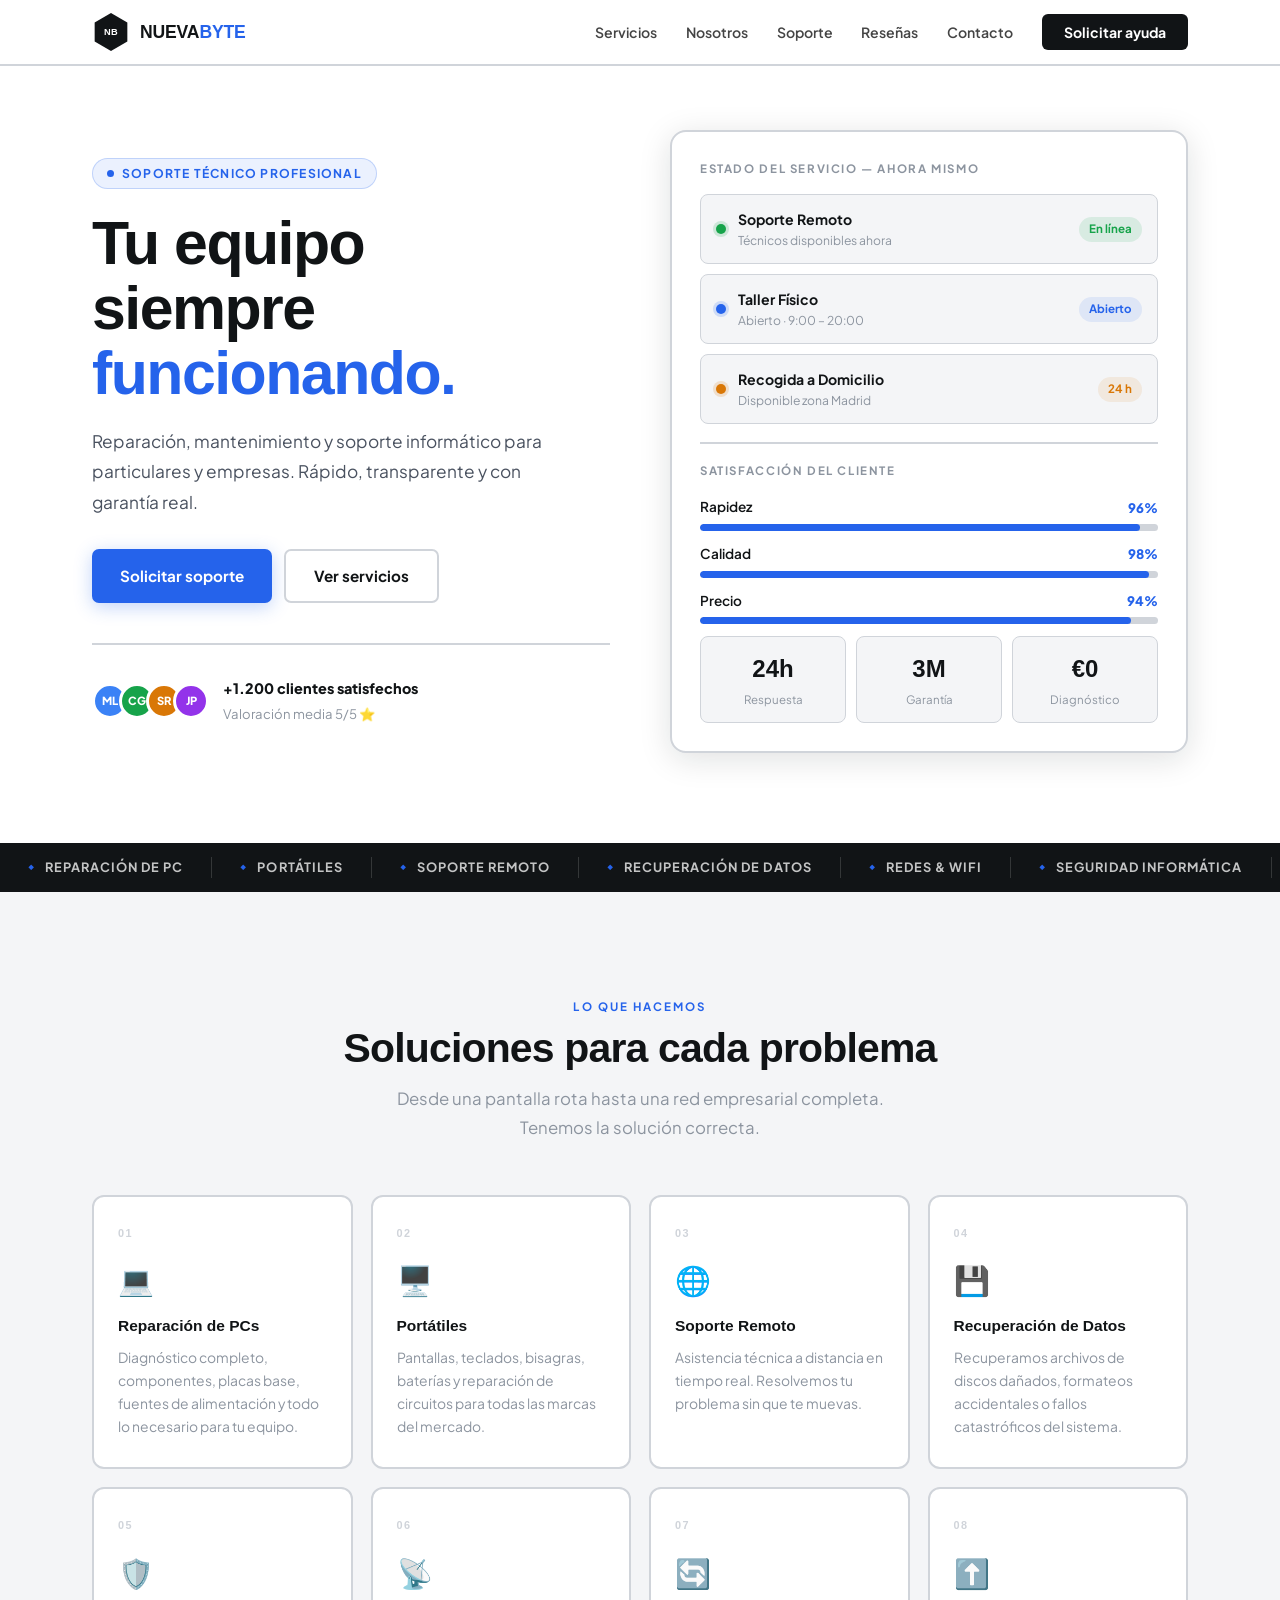
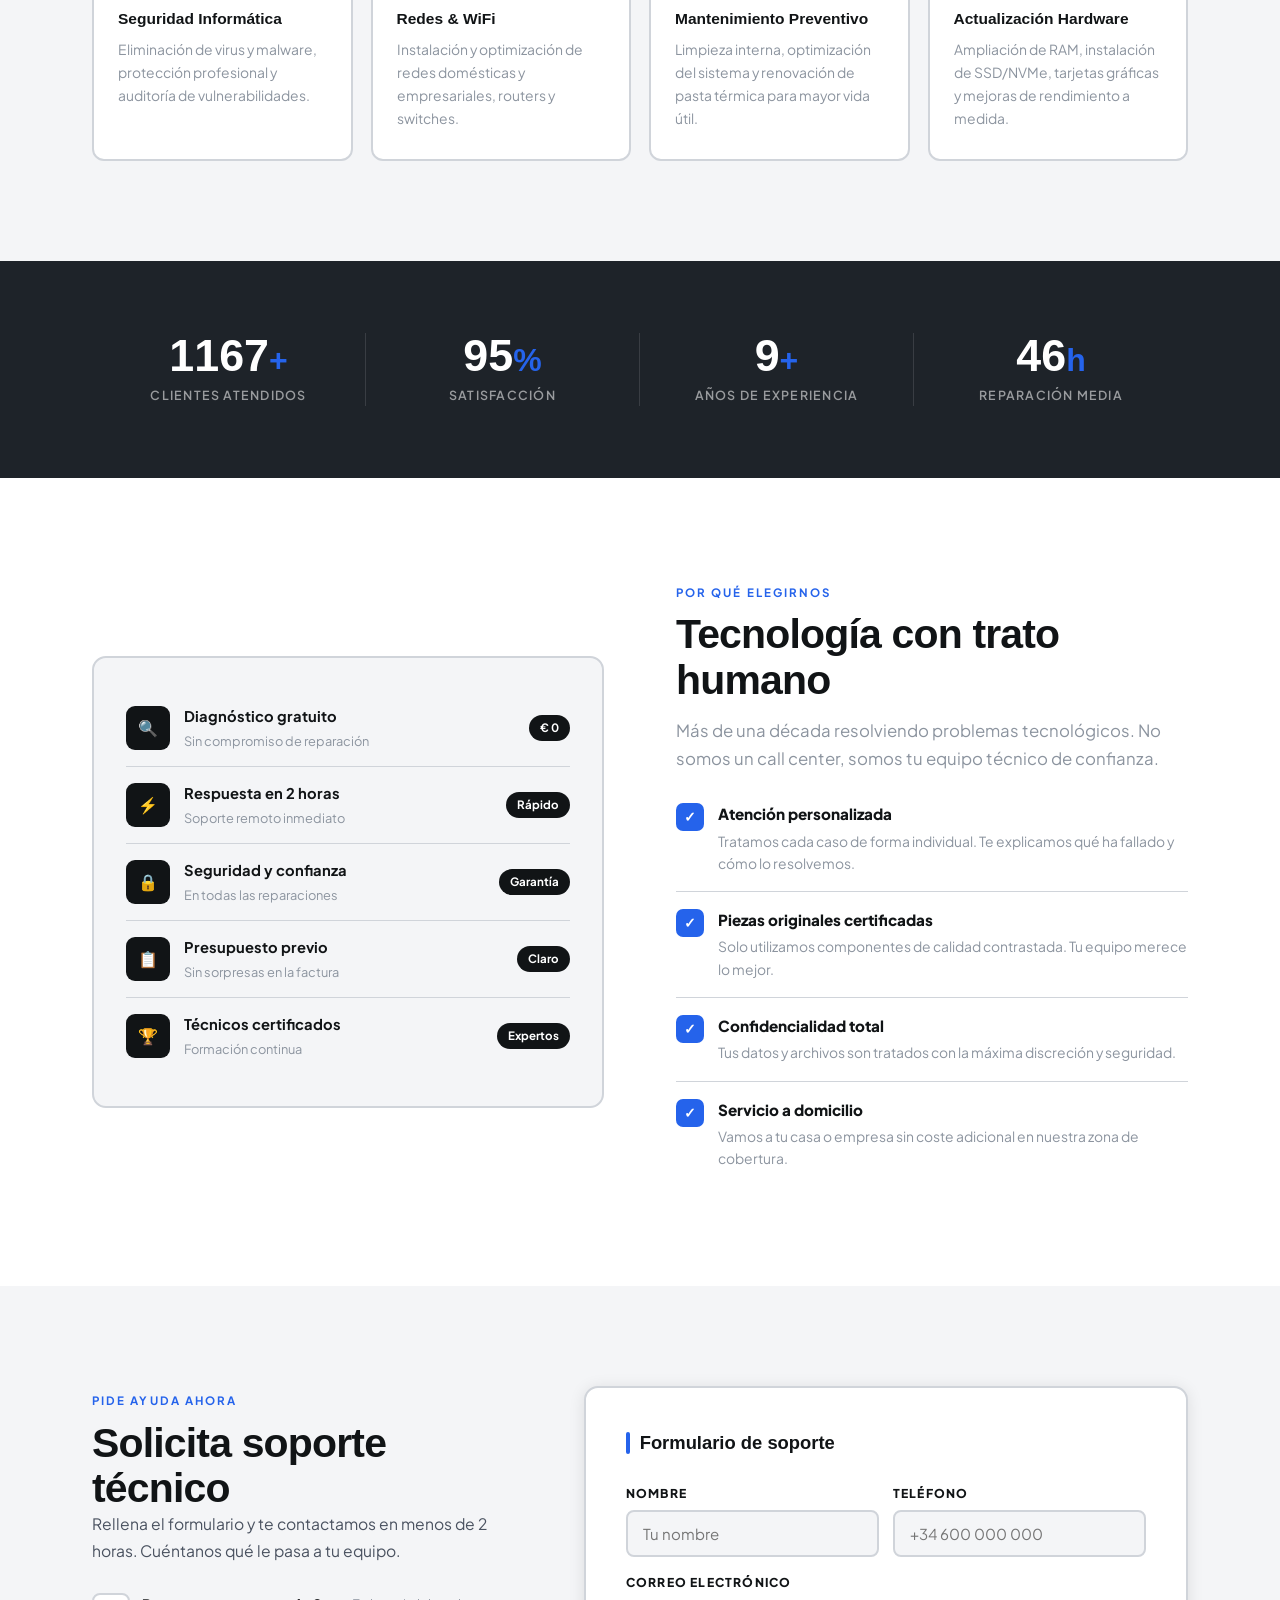
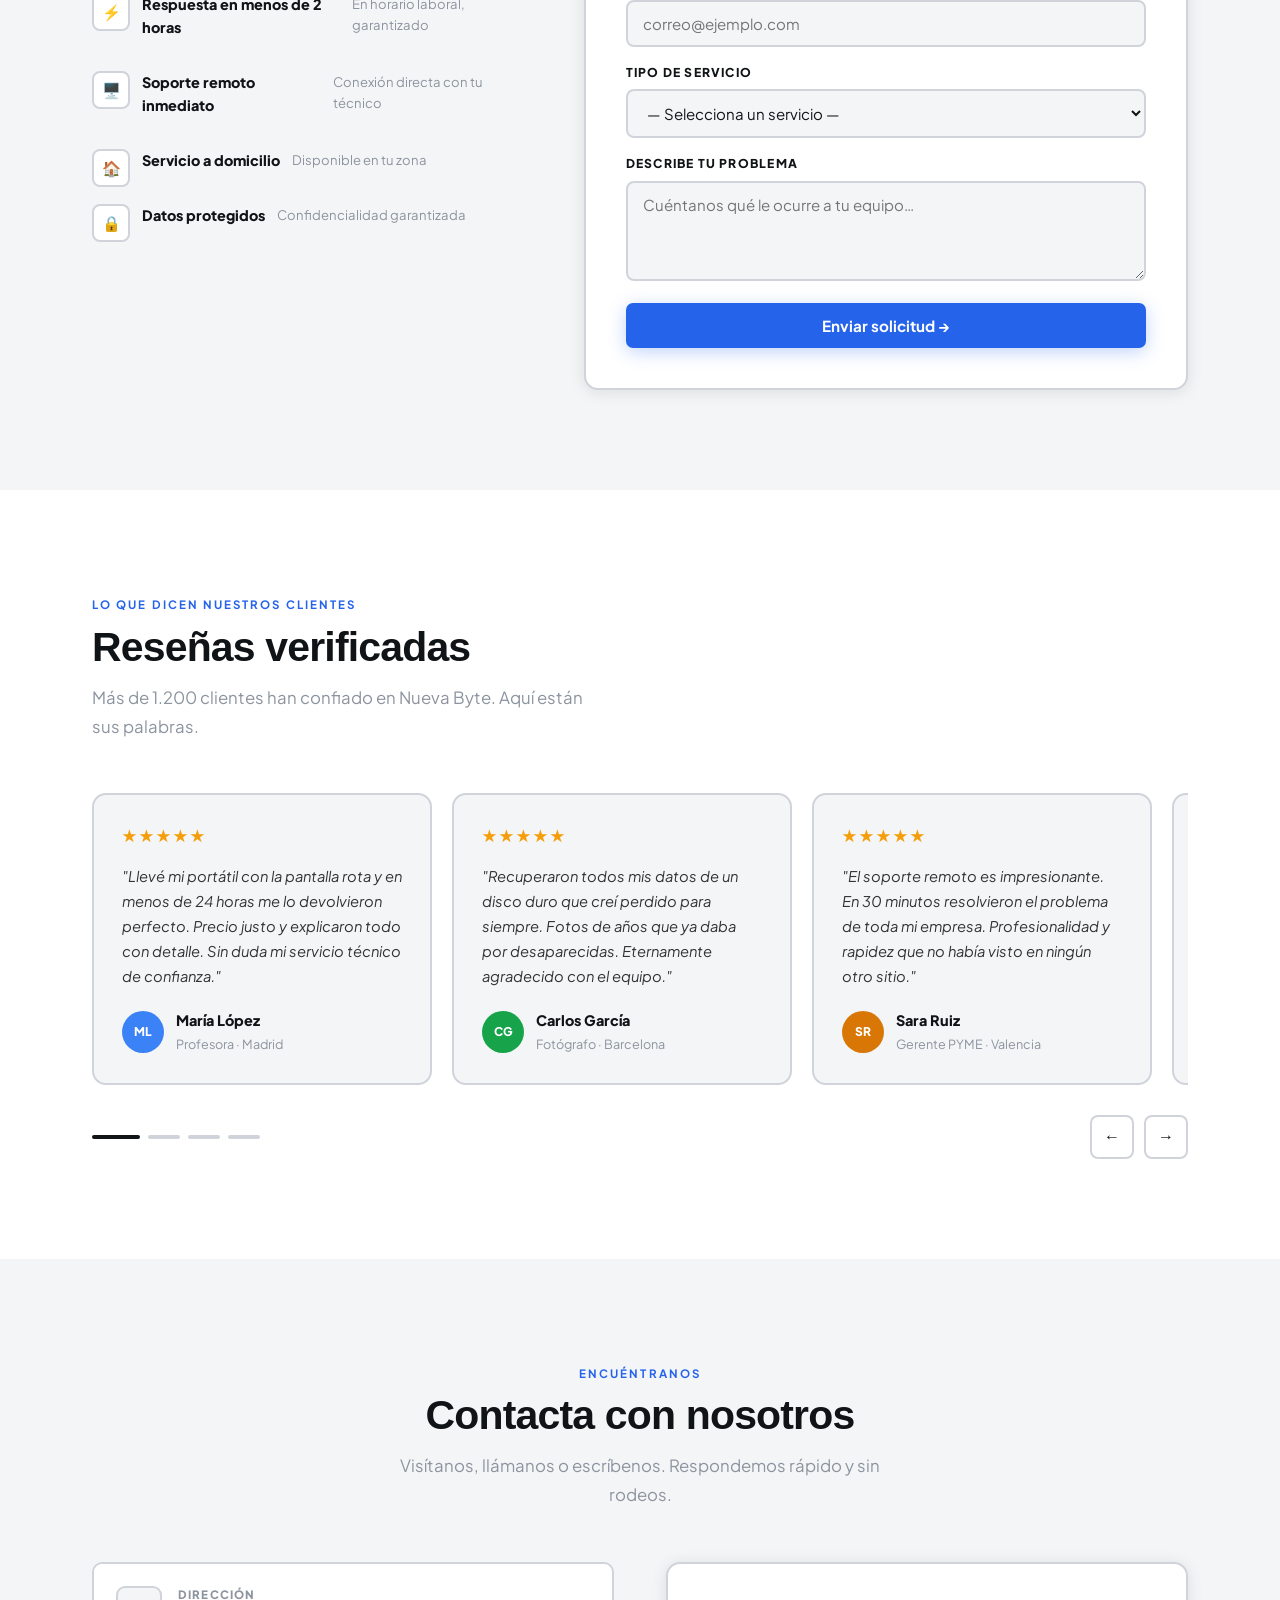
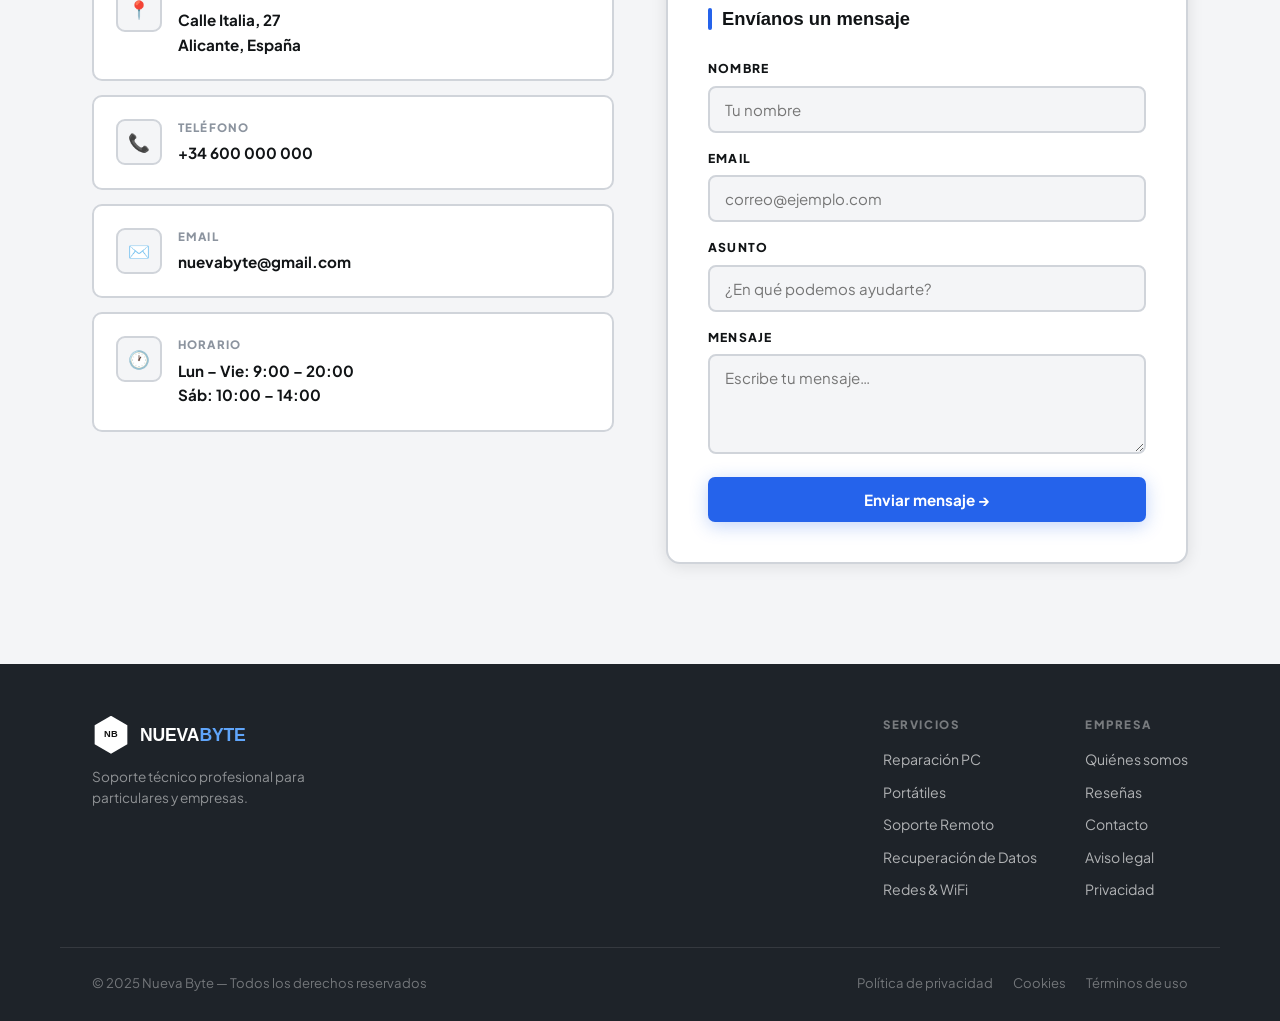
<file: index.html>
<!DOCTYPE html>
<html lang="es">
<head>
<meta charset="UTF-8"/>
<meta name="viewport" content="width=device-width,initial-scale=1.0"/>
<title>Nueva Byte — Soporte Técnico Profesional</title>
<link rel="preconnect" href="https://fonts.googleapis.com"/>
<link rel="preconnect" href="https://fonts.gstatic.com" crossorigin/>
<link rel="stylesheet" href="style.css">
<link href="https://fonts.googleapis.com/css2?family=Manrope:wght@700;800&family=Plus+Jakarta+Sans:wght@300;400;500;600;700&display=swap" rel="stylesheet"/>

</head>
<body>

<!-- NAV -->
<nav id="navbar">
  <div class="nav-inner">
    <a href="#hero" class="logotipo">
      <div class="logo-hex"><span>NB</span></div>
      <div class="logo-texto">NUEVA<b>BYTE</b></div>
    </a>
    <ul class="nav-links" id="navMenu">
      <li><a href="#servicios">Servicios</a></li>
      <li><a href="#nosotros">Nosotros</a></li>
      <li><a href="#soporte">Soporte</a></li>
      <li><a href="#resenas">Reseñas</a></li>
      <li><a href="#contacto">Contacto</a></li>
      <li><a href="#soporte" class="nav-cta">Solicitar ayuda</a></li>
    </ul>
    <button class="hamburger" id="ham" aria-label="Menú">
      <span></span><span></span><span></span>
    </button>
  </div>
</nav>

<!-- HERO -->
<section id="hero">
  <div class="hero-izq">
    <div class="hero-eyebrow"><i></i> Soporte técnico profesional</div>
    <h1>Tu equipo<br/>siempre<br/><span>funcionando.</span></h1>
    <p class="hero-desc">
      Reparación, mantenimiento y soporte informático para particulares y empresas. Rápido, transparente y con garantía real.
    </p>
    <div class="hero-botones">
      <a href="#soporte" class="btn btn-principal">Solicitar soporte</a>
      <a href="#servicios" class="btn btn-borde">Ver servicios</a>
    </div>
    <div class="hero-confianza">
      <div class="avatares">
        <span style="background:#3b82f6;">ML</span>
        <span style="background:#16a34a;">CG</span>
        <span style="background:#d97706;">SR</span>
        <span style="background:#9333ea;">JP</span>
      </div>
      <div class="confianza-texto">
        <strong>+1.200 clientes satisfechos</strong>
        <span>Valoración media 5/5 ⭐</span>
      </div>
    </div>
  </div>

  <div class="hero-panel-wrap">
    <div class="panel">
      <div class="panel-titulo">Estado del servicio — Ahora mismo</div>
      <div class="p-status">
        <div class="dot-status d-verde"></div>
        <div style="flex:1">
          <div class="ps-titulo">Soporte Remoto</div>
          <div class="ps-sub">Técnicos disponibles ahora</div>
        </div>
        <span class="ps-badge">En línea</span>
      </div>
      <div class="p-status">
        <div class="dot-status d-azul"></div>
        <div style="flex:1">
          <div class="ps-titulo">Taller Físico</div>
          <div class="ps-sub">Abierto · 9:00 – 20:00</div>
        </div>
        <span class="ps-badge azul">Abierto</span>
      </div>
      <div class="p-status">
        <div class="dot-status d-ambar"></div>
        <div style="flex:1">
          <div class="ps-titulo">Recogida a Domicilio</div>
          <div class="ps-sub">Disponible zona Madrid</div>
        </div>
        <span class="ps-badge ambar">24 h</span>
      </div>

      <div class="panel-sep"></div>

      <div class="panel-titulo">Satisfacción del cliente</div>
      <div class="barra-label"><span>Rapidez</span><span>96%</span></div>
      <div class="barra"><div class="barra-fill" style="width:96%"></div></div>
      <div class="barra-label"><span>Calidad</span><span>98%</span></div>
      <div class="barra"><div class="barra-fill" style="width:98%"></div></div>
      <div class="barra-label"><span>Precio</span><span>94%</span></div>
      <div class="barra"><div class="barra-fill" style="width:94%"></div></div>

      <div class="panel-minis">
        <div class="mini"><span class="mini-num">24h</span><span class="mini-label">Respuesta</span></div>
        <div class="mini"><span class="mini-num">3M</span><span class="mini-label">Garantía</span></div>
        <div class="mini"><span class="mini-num">€0</span><span class="mini-label">Diagnóstico</span></div>
      </div>
    </div>
  </div>
</section>

<!-- TICKER -->
<div class="ticker-wrap">
  <div class="ticker-track">
    <span class="ticker-item">Reparación de PC</span>
    <span class="ticker-item">Portátiles</span>
    <span class="ticker-item">Soporte Remoto</span>
    <span class="ticker-item">Recuperación de Datos</span>
    <span class="ticker-item">Redes & WiFi</span>
    <span class="ticker-item">Seguridad Informática</span>
    <span class="ticker-item">Actualización Hardware</span>
    <span class="ticker-item">Mantenimiento Preventivo</span>
    <span class="ticker-item">Reparación de PC</span>
    <span class="ticker-item">Portátiles</span>
    <span class="ticker-item">Soporte Remoto</span>
    <span class="ticker-item">Recuperación de Datos</span>
    <span class="ticker-item">Redes & WiFi</span>
    <span class="ticker-item">Seguridad Informática</span>
    <span class="ticker-item">Actualización Hardware</span>
    <span class="ticker-item">Mantenimiento Preventivo</span>
  </div>
</div>

<!-- SERVICIOS -->
<section id="servicios">
  <div class="wrap">
    <div class="centro reveal">
      <span class="etiqueta">Lo que hacemos</span>
      <h2 class="titulo">Soluciones para cada problema</h2>
      <p class="subtitulo">Desde una pantalla rota hasta una red empresarial completa. Tenemos la solución correcta.</p>
    </div>
    <div class="servicios-grid">
      <div class="serv-card reveal d1">
        <div class="serv-num">01</div>
        <span class="serv-icono">💻</span>
        <div class="serv-nombre">Reparación de PCs</div>
        <p class="serv-desc">Diagnóstico completo, componentes, placas base, fuentes de alimentación y todo lo necesario para tu equipo.</p>
      </div>
      <div class="serv-card reveal d1">
        <div class="serv-num">02</div>
        <span class="serv-icono">🖥️</span>
        <div class="serv-nombre">Portátiles</div>
        <p class="serv-desc">Pantallas, teclados, bisagras, baterías y reparación de circuitos para todas las marcas del mercado.</p>
      </div>
      <div class="serv-card reveal d2">
        <div class="serv-num">03</div>
        <span class="serv-icono">🌐</span>
        <div class="serv-nombre">Soporte Remoto</div>
        <p class="serv-desc">Asistencia técnica a distancia en tiempo real. Resolvemos tu problema sin que te muevas.</p>
      </div>
      <div class="serv-card reveal d2">
        <div class="serv-num">04</div>
        <span class="serv-icono">💾</span>
        <div class="serv-nombre">Recuperación de Datos</div>
        <p class="serv-desc">Recuperamos archivos de discos dañados, formateos accidentales o fallos catastróficos del sistema.</p>
      </div>
      <div class="serv-card reveal d1">
        <div class="serv-num">05</div>
        <span class="serv-icono">🛡️</span>
        <div class="serv-nombre">Seguridad Informática</div>
        <p class="serv-desc">Eliminación de virus y malware, protección profesional y auditoría de vulnerabilidades.</p>
      </div>
      <div class="serv-card reveal d1">
        <div class="serv-num">06</div>
        <span class="serv-icono">📡</span>
        <div class="serv-nombre">Redes & WiFi</div>
        <p class="serv-desc">Instalación y optimización de redes domésticas y empresariales, routers y switches.</p>
      </div>
      <div class="serv-card reveal d2">
        <div class="serv-num">07</div>
        <span class="serv-icono">🔄</span>
        <div class="serv-nombre">Mantenimiento Preventivo</div>
        <p class="serv-desc">Limpieza interna, optimización del sistema y renovación de pasta térmica para mayor vida útil.</p>
      </div>
      <div class="serv-card reveal d2">
        <div class="serv-num">08</div>
        <span class="serv-icono">⬆️</span>
        <div class="serv-nombre">Actualización Hardware</div>
        <p class="serv-desc">Ampliación de RAM, instalación de SSD/NVMe, tarjetas gráficas y mejoras de rendimiento a medida.</p>
      </div>
    </div>
  </div>
</section>

<!-- STATS -->
<section id="stats">
  <div class="stats-row">
    <div class="stat-bloque reveal">
      <span class="s-num" data-target="1200">0<span class="s-suf">+</span></span>
      <span class="s-label">Clientes atendidos</span>
    </div>
    <div class="stat-bloque reveal d1">
      <span class="s-num" data-target="98">0<span class="s-suf">%</span></span>
      <span class="s-label">Satisfacción</span>
    </div>
    <div class="stat-bloque reveal d2">
      <span class="s-num" data-target="10">0<span class="s-suf">+</span></span>
      <span class="s-label">Años de experiencia</span>
    </div>
    <div class="stat-bloque reveal d3">
      <span class="s-num" data-target="48">0<span class="s-suf">h</span></span>
      <span class="s-label">Reparación media</span>
    </div>
  </div>
</section>

<!-- NOSOTROS -->
<section id="nosotros">
  <div class="wrap">
    <div class="why-grid">
      <div class="why-panel reveal">
        <div class="why-fila">
          <div class="why-icon">🔍</div>
          <div><div class="why-titulo">Diagnóstico gratuito</div><div class="why-sub">Sin compromiso de reparación</div></div>
          <span class="why-badge">€ 0</span>
        </div>
        <div class="why-fila">
          <div class="why-icon">⚡</div>
          <div><div class="why-titulo">Respuesta en 2 horas</div><div class="why-sub">Soporte remoto inmediato</div></div>
          <span class="why-badge">Rápido</span>
        </div>
        <div class="why-fila">
          <div class="why-icon">🔒</div>
          <div><div class="why-titulo">Seguridad y confianza</div><div class="why-sub">En todas las reparaciones</div></div>
          <span class="why-badge">Garantía</span>
        </div>
        <div class="why-fila">
          <div class="why-icon">📋</div>
          <div><div class="why-titulo">Presupuesto previo</div><div class="why-sub">Sin sorpresas en la factura</div></div>
          <span class="why-badge">Claro</span>
        </div>
        <div class="why-fila">
          <div class="why-icon">🏆</div>
          <div><div class="why-titulo">Técnicos certificados</div><div class="why-sub">Formación continua</div></div>
          <span class="why-badge">Expertos</span>
        </div>
      </div>

      <div class="reveal d1">
        <span class="etiqueta">Por qué elegirnos</span>
        <h2 class="titulo">Tecnología con trato humano</h2>
        <p class="subtitulo">Más de una década resolviendo problemas tecnológicos. No somos un call center, somos tu equipo técnico de confianza.</p>
        <ul class="lista-razones">
          <li class="razon">
            <div class="check">✓</div>
            <div><div class="razon-titulo">Atención personalizada</div><div class="razon-desc">Tratamos cada caso de forma individual. Te explicamos qué ha fallado y cómo lo resolvemos.</div></div>
          </li>
          <li class="razon">
            <div class="check">✓</div>
            <div><div class="razon-titulo">Piezas originales certificadas</div><div class="razon-desc">Solo utilizamos componentes de calidad contrastada. Tu equipo merece lo mejor.</div></div>
          </li>
          <li class="razon">
            <div class="check">✓</div>
            <div><div class="razon-titulo">Confidencialidad total</div><div class="razon-desc">Tus datos y archivos son tratados con la máxima discreción y seguridad.</div></div>
          </li>
          <li class="razon">
            <div class="check">✓</div>
            <div><div class="razon-titulo">Servicio a domicilio</div><div class="razon-desc">Vamos a tu casa o empresa sin coste adicional en nuestra zona de cobertura.</div></div>
          </li>
        </ul>
      </div>
    </div>
  </div>
</section>

<!-- SOPORTE -->
<section id="soporte">
  <div class="wrap">
    <div class="soporte-layout">
      <div class="soporte-izq reveal">
        <span class="etiqueta">Pide ayuda ahora</span>
        <h2 class="titulo">Solicita soporte técnico</h2>
        <p>Rellena el formulario y te contactamos en menos de 2 horas. Cuéntanos qué le pasa a tu equipo.</p>
        <div class="feat"><div class="feat-icon">⚡</div><div class="feat"><strong>Respuesta en menos de 2 horas</strong><span>En horario laboral, garantizado</span></div></div>
        <div class="feat"><div class="feat-icon">🖥️</div><div class="feat"><strong>Soporte remoto inmediato</strong><span>Conexión directa con tu técnico</span></div></div>
        <div class="feat"><div class="feat-icon">🏠</div><div class="feat"><strong>Servicio a domicilio</strong><span>Disponible en tu zona</span></div></div>
        <div class="feat"><div class="feat-icon">🔒</div><div class="feat"><strong>Datos protegidos</strong><span>Confidencialidad garantizada</span></div></div>
      </div>

      <div class="form-caja reveal d1">
        <div class="form-caja-titulo">Formulario de soporte</div>
        <form action="https://formspree.io/f/mdajjlzj" method="POST">
          <input type="hidden" name="_subject" value="Nueva solicitud de soporte — Nueva Byte"/>
          <div class="fila-doble">
            <div class="campo"><label>Nombre</label><input type="text" name="nombre" placeholder="Tu nombre" required/></div>
            <div class="campo"><label>Teléfono</label><input type="tel" name="telefono" placeholder="+34 600 000 000"/></div>
          </div>
          <div class="campo"><label>Correo electrónico</label><input type="email" name="email" placeholder="correo@ejemplo.com" required/></div>
          <div class="campo">
            <label>Tipo de servicio</label>
            <select name="servicio" required>
              <option value="">— Selecciona un servicio —</option>
              <option>Reparación de PC / Portátil</option>
              <option>Mantenimiento Preventivo</option>
              <option>Soporte Remoto</option>
              <option>Seguridad & Antivirus</option>
              <option>Recuperación de Datos</option>
              <option>Redes & WiFi</option>
              <option>Actualización de Hardware</option>
              <option>Otro</option>
            </select>
          </div>
          <div class="campo"><label>Describe tu problema</label><textarea name="descripcion" placeholder="Cuéntanos qué le ocurre a tu equipo…"></textarea></div>
          <button type="submit" class="btn btn-principal" style="width:100%;justify-content:center;">
            Enviar solicitud →
          </button>
        </form>
      </div>
    </div>
  </div>
</section>

<!-- RESEÑAS -->
<section id="resenas">
  <div class="wrap">
    <div class="reveal">
      <span class="etiqueta">Lo que dicen nuestros clientes</span>
      <h2 class="titulo">Reseñas verificadas</h2>
      <p class="subtitulo">Más de 1.200 clientes han confiado en Nueva Byte. Aquí están sus palabras.</p>
    </div>
    <div class="reviews-wrap reveal">
      <div class="reviews-track" id="revTrack">
        <div class="rev-card">
          <div class="estrellas"><span>★</span><span>★</span><span>★</span><span>★</span><span>★</span></div>
          <p class="rev-texto">"Llevé mi portátil con la pantalla rota y en menos de 24 horas me lo devolvieron perfecto. Precio justo y explicaron todo con detalle. Sin duda mi servicio técnico de confianza."</p>
          <div class="rev-autor"><div class="rev-avatar" style="background:#3b82f6;">ML</div><div><div class="rev-nombre">María López</div><div class="rev-cargo">Profesora · Madrid</div></div></div>
        </div>
        <div class="rev-card">
          <div class="estrellas"><span>★</span><span>★</span><span>★</span><span>★</span><span>★</span></div>
          <p class="rev-texto">"Recuperaron todos mis datos de un disco duro que creí perdido para siempre. Fotos de años que ya daba por desaparecidas. Eternamente agradecido con el equipo."</p>
          <div class="rev-autor"><div class="rev-avatar" style="background:#16a34a;">CG</div><div><div class="rev-nombre">Carlos García</div><div class="rev-cargo">Fotógrafo · Barcelona</div></div></div>
        </div>
        <div class="rev-card">
          <div class="estrellas"><span>★</span><span>★</span><span>★</span><span>★</span><span>★</span></div>
          <p class="rev-texto">"El soporte remoto es impresionante. En 30 minutos resolvieron el problema de toda mi empresa. Profesionalidad y rapidez que no había visto en ningún otro sitio."</p>
          <div class="rev-autor"><div class="rev-avatar" style="background:#d97706;">SR</div><div><div class="rev-nombre">Sara Ruiz</div><div class="rev-cargo">Gerente PYME · Valencia</div></div></div>
        </div>
        <div class="rev-card">
          <div class="estrellas"><span>★</span><span>★</span><span>★</span><span>★</span><span>★</span></div>
          <p class="rev-texto">"Mi PC tardaba una eternidad en arrancar. Después del mantenimiento va como el primer día. Presupuesto exactamente lo acordado, sin sorpresas. Muy recomendables."</p>
          <div class="rev-autor"><div class="rev-avatar" style="background:#9333ea;">JP</div><div><div class="rev-nombre">Javier Pérez</div><div class="rev-cargo">Diseñador Gráfico · Sevilla</div></div></div>
        </div>
        <div class="rev-card">
          <div class="estrellas"><span>★</span><span>★</span><span>★</span><span>★</span><span>★</span></div>
          <p class="rev-texto">"Instalaron la red WiFi de toda la oficina en un solo día. Ahora tenemos cobertura total sin caídas. Muy recomendables para cualquier empresa."</p>
          <div class="rev-autor"><div class="rev-avatar" style="background:#dc2626;">AM</div><div><div class="rev-nombre">Ana Martínez</div><div class="rev-cargo">Directora · Consultoría</div></div></div>
        </div>
        <div class="rev-card">
          <div class="estrellas"><span>★</span><span>★</span><span>★</span><span>★</span><span>★</span></div>
          <p class="rev-texto">"Tenía un ransomware que bloqueó todos mis archivos. El equipo lo eliminó por completo y reforzó la seguridad. Salvaron años de trabajo."</p>
          <div class="rev-autor"><div class="rev-avatar" style="background:#0891b2;">RD</div><div><div class="rev-nombre">Roberto Díaz</div><div class="rev-cargo">Abogado · Bilbao</div></div></div>
        </div>
      </div>
    </div>
    <div class="carousel-controles reveal">
      <div class="c-puntos" id="revPuntos"></div>
      <div class="c-flechas">
        <button class="flecha" id="revPrev">←</button>
        <button class="flecha" id="revNext">→</button>
      </div>
    </div>
  </div>
</section>

<!-- CONTACTO -->
<section id="contacto">
  <div class="wrap">
    <div class="centro reveal" style="margin-bottom:52px;">
      <span class="etiqueta">Encuéntranos</span>
      <h2 class="titulo">Contacta con nosotros</h2>
      <p class="subtitulo">Visítanos, llámanos o escríbenos. Respondemos rápido y sin rodeos.</p>
    </div>
    <div class="contacto-grid">
      <div class="reveal">
        <div class="c-card"><div class="c-icono">📍</div><div><div class="c-etiq">Dirección</div><div class="c-valor">Calle Italia, 27 <br/>Alicante, España</div></div></div>
        <div class="c-card"><div class="c-icono">📞</div><div><div class="c-etiq">Teléfono</div><div class="c-valor"><a href="tel:+34600000000">+34 600 000 000</a></div></div></div>
        <div class="c-card"><div class="c-icono">✉️</div><div><div class="c-etiq">Email</div><div class="c-valor"><a href="mailto:info@nuevabyte.es">nuevabyte@gmail.com</a></div></div></div>
        <div class="c-card"><div class="c-icono">🕐</div><div><div class="c-etiq">Horario</div><div class="c-valor">Lun – Vie: 9:00 – 20:00<br/>Sáb: 10:00 – 14:00</div></div></div>
      </div>

      <div class="form-caja reveal d1">
        <div class="form-caja-titulo">Envíanos un mensaje</div>
        <form action="https://formspree.io/f/mdajjlzj" method="POST">
          <input type="hidden" name="_subject" value="Nuevo mensaje de contacto — Nueva Byte"/>
          <div class="campo"><label>Nombre</label><input type="text" name="nombre" placeholder="Tu nombre" required/></div>
          <div class="campo"><label>Email</label><input type="email" name="email" placeholder="correo@ejemplo.com" required/></div>
          <div class="campo"><label>Asunto</label><input type="text" name="asunto" placeholder="¿En qué podemos ayudarte?"/></div>
          <div class="campo"><label>Mensaje</label><textarea name="mensaje" placeholder="Escribe tu mensaje…" required></textarea></div>
          <button type="submit" class="btn btn-principal" style="width:100%;justify-content:center;">
            Enviar mensaje →
          </button>
        </form>
      </div>
    </div>
  </div>
</section>

<!-- FOOTER -->
<footer>
  <div class="footer-top">
    <div class="footer-brand">
      <a href="#hero" class="logotipo">
        <div class="logo-hex" style="background:#fff;"><span style="color:#111;">NB</span></div>
        <div class="logo-texto" style="color:#fff;">NUEVA<b style="color:#60a5fa;">BYTE</b></div>
      </a>
      <p class="footer-tagline">Soporte técnico profesional para particulares y empresas.</p>
    </div>
    <div class="footer-cols">
      <div class="footer-col">
        <h5>Servicios</h5>
        <a href="#servicios">Reparación PC</a>
        <a href="#servicios">Portátiles</a>
        <a href="#servicios">Soporte Remoto</a>
        <a href="#servicios">Recuperación de Datos</a>
        <a href="#servicios">Redes & WiFi</a>
      </div>
      <div class="footer-col">
        <h5>Empresa</h5>
        <a href="#nosotros">Quiénes somos</a>
        <a href="#resenas">Reseñas</a>
        <a href="#contacto">Contacto</a>
        <a href="#">Aviso legal</a>
        <a href="#">Privacidad</a>
      </div>
    </div>
  </div>
  <div class="footer-bottom">
    <p class="footer-copy">© 2025 Nueva Byte — Todos los derechos reservados</p>
    <div class="footer-legal">
      <a href="#">Política de privacidad</a>
      <a href="#">Cookies</a>
      <a href="#">Términos de uso</a>
    </div>
  </div>
</footer>

<div class="toast" id="toast"></div>

<script src="script.js"></script>

</body>
</html>
</file>
<file: style.css>
:root {
  /* Colores base */
  --blanco:    #ffffff;
  --gris-f:    #f4f5f7;   /* fondo secciones alternas */
  --gris-borde:#d0d4da;   /* bordes visibles */
  --gris-med:  #8c949f;   /* texto secundario — legible */
  --negro:     #111416;   /* títulos y texto principal */
  --carbon:    #1e2329;   /* cards oscuras, footer */
  --acento:    #2563eb;   /* azul profesional vivo */
  --acento-hover:#1d4ed8;
  --verde:     #16a34a;
  --ambar:     #d97706;

  --radius: 10px;
  --shadow: 0 2px 16px rgba(17,20,23,.10);
  --shadow-md: 0 6px 32px rgba(17,20,23,.13);
  --t: .28s cubic-bezier(.4,0,.2,1);
  --max: 1160px;
}

*,*::before,*::after{box-sizing:border-box;margin:0;padding:0;}
html{scroll-behavior:smooth;}

body{
  font-family:'Plus Jakarta Sans',sans-serif;
  background:var(--blanco);
  color:var(--negro);
  overflow-x:hidden;
  font-size:16px;
  line-height:1.6;
}

/* ── UTILIDADES ─────────────────────────── */
.wrap{max-width:var(--max);margin:0 auto;padding:0 32px;}
@media(max-width:600px){.wrap{padding:0 18px;}}

.etiqueta{
  display:inline-block;
  font-size:.72rem;font-weight:700;letter-spacing:.18em;text-transform:uppercase;
  color:var(--acento);margin-bottom:10px;
}
.titulo{
  font-family:'Syne',sans-serif;
  font-size:clamp(1.9rem,3.2vw,2.8rem);
  font-weight:800;line-height:1.1;letter-spacing:-.02em;
  color:var(--negro);
}
.subtitulo{
  font-size:1.05rem;color:var(--gris-med);
  line-height:1.72;margin-top:14px;max-width:520px;
}
.centro{text-align:center;}
.centro .subtitulo{margin-left:auto;margin-right:auto;}

.btn{
  display:inline-flex;align-items:center;gap:8px;
  padding:13px 28px;border-radius:7px;
  font-family:'Plus Jakarta Sans',sans-serif;
  font-size:.95rem;font-weight:700;
  text-decoration:none;cursor:pointer;border:none;
  transition:background var(--t),transform var(--t),box-shadow var(--t);
}
.btn-principal{
  background:var(--acento);color:var(--blanco);
  box-shadow:0 4px 18px rgba(37,99,235,.28);
}
.btn-principal:hover{
  background:var(--acento-hover);
  transform:translateY(-2px);
  box-shadow:0 8px 28px rgba(37,99,235,.38);
}
.btn-borde{
  background:var(--blanco);color:var(--negro);
  border:2px solid var(--gris-borde);
}
.btn-borde:hover{border-color:var(--negro);transform:translateY(-2px);}

/* reveal */
.reveal{opacity:0;transform:translateY(24px);transition:opacity .6s ease,transform .6s ease;}
.reveal.visible{opacity:1;transform:none;}
.d1{transition-delay:.08s;}.d2{transition-delay:.16s;}.d3{transition-delay:.24s;}

/* ── NAV ──────────────────────────────── */
nav{
  position:fixed;top:0;left:0;right:0;z-index:900;
  height:66px;display:flex;align-items:center;
  background:rgba(255,255,255,.93);
  backdrop-filter:blur(14px);
  border-bottom:2px solid var(--gris-borde);
  transition:box-shadow var(--t);
}
nav.scrolled{box-shadow:var(--shadow);}

.nav-inner{
  max-width:var(--max);margin:0 auto;padding:0 32px;
  width:100%;display:flex;align-items:center;justify-content:space-between;
}

/* Logo */
.logotipo{display:flex;align-items:center;gap:10px;text-decoration:none;}
.logo-hex{
  width:38px;height:38px;flex-shrink:0;
  background:var(--negro);
  clip-path:polygon(50% 0%,93% 25%,93% 75%,50% 100%,7% 75%,7% 25%);
  display:flex;align-items:center;justify-content:center;
}
.logo-hex span{
  font-family:'Syne',sans-serif;font-size:.58rem;font-weight:800;
  color:var(--blanco);letter-spacing:.02em;
}
.logo-texto{
  font-family:'Syne',sans-serif;font-size:1.1rem;font-weight:800;
  color:var(--negro);letter-spacing:-.01em;
}
.logo-texto b{color:var(--acento);}

/* Menu */
.nav-links{display:flex;align-items:center;gap:1.8rem;list-style:none;}
.nav-links a{
  font-size:.88rem;font-weight:600;color:#444;
  text-decoration:none;transition:color var(--t);
}
.nav-links a:hover{color:var(--negro);}
.nav-links .nav-cta{
  background:var(--negro);color:var(--blanco)!important;
  padding:9px 22px;border-radius:6px;font-weight:700!important;
  transition:background var(--t),transform var(--t)!important;
}
.nav-links .nav-cta:hover{background:var(--acento);transform:translateY(-1px);}

.hamburger{
  display:none;background:none;border:none;cursor:pointer;
  flex-direction:column;gap:5px;padding:4px;
}
.hamburger span{display:block;width:22px;height:2.5px;background:var(--negro);border-radius:2px;}

/* ── HERO ─────────────────────────────── */
#hero{
  padding:130px 32px 90px;
  max-width:var(--max);margin:0 auto;
  display:grid;grid-template-columns:1fr 1fr;
  gap:60px;align-items:center;
}
@media(max-width:840px){
  #hero{grid-template-columns:1fr;padding:110px 18px 70px;}
  .hero-panel-wrap{display:none;}
}

.hero-eyebrow{
  display:inline-flex;align-items:center;gap:8px;
  background:rgba(37,99,235,.09);
  border:1.5px solid rgba(37,99,235,.22);
  padding:5px 14px;border-radius:20px;
  font-size:.76rem;font-weight:700;letter-spacing:.1em;text-transform:uppercase;
  color:var(--acento);margin-bottom:22px;
}
.hero-eyebrow i{
  width:7px;height:7px;border-radius:50%;background:var(--acento);
  animation:pulso 1.5s infinite;
}

h1{
  font-family:'Syne',sans-serif;
  font-size:clamp(2.5rem,4.8vw,3.8rem);
  font-weight:800;line-height:1.07;letter-spacing:-.025em;
  color:var(--negro);
}
h1 span{color:var(--acento);}

.hero-desc{
  margin-top:20px;
  font-size:1.08rem;color:#4a5260;line-height:1.75;max-width:460px;
}

.hero-botones{display:flex;gap:12px;flex-wrap:wrap;margin-top:32px;}

.hero-confianza{
  display:flex;align-items:center;gap:14px;margin-top:40px;
  padding-top:32px;border-top:2px solid var(--gris-borde);
}
.avatares{display:flex;}
.avatares span{
  width:36px;height:36px;border-radius:50%;
  border:3px solid var(--blanco);
  font-size:.7rem;font-weight:800;color:var(--blanco);
  display:flex;align-items:center;justify-content:center;
  margin-left:-9px;
}
.avatares span:first-child{margin-left:0;}
.confianza-texto strong{display:block;font-size:.9rem;font-weight:800;color:var(--negro);}
.confianza-texto span{font-size:.82rem;color:var(--gris-med);}

/* Panel hero derecha */
/*.hero-panel-wrap{}*/
.panel{
  background:var(--blanco);
  border:2px solid var(--gris-borde);
  border-radius:16px;padding:28px;
  box-shadow:var(--shadow-md);
}
.panel-titulo{
  font-size:.72rem;font-weight:700;letter-spacing:.14em;text-transform:uppercase;
  color:var(--gris-med);margin-bottom:16px;
}
.p-status{
  display:flex;align-items:center;gap:12px;
  background:var(--gris-f);border:1.5px solid var(--gris-borde);
  border-radius:8px;padding:13px 15px;margin-bottom:10px;
}
.dot-status{width:10px;height:10px;border-radius:50%;flex-shrink:0;}
.d-verde{background:var(--verde);box-shadow:0 0 0 3px rgba(22,163,74,.18);}
.d-azul{background:var(--acento);box-shadow:0 0 0 3px rgba(37,99,235,.18);}
.d-ambar{background:var(--ambar);box-shadow:0 0 0 3px rgba(217,119,6,.18);}
.ps-titulo{font-size:.88rem;font-weight:700;color:var(--negro);}
.ps-sub{font-size:.76rem;color:var(--gris-med);}
.ps-badge{
  margin-left:auto;font-size:.72rem;font-weight:700;
  padding:3px 10px;border-radius:20px;
  background:rgba(22,163,74,.12);color:var(--verde);flex-shrink:0;
}
.ps-badge.azul{background:rgba(37,99,235,.1);color:var(--acento);}
.ps-badge.ambar{background:rgba(217,119,6,.1);color:var(--ambar);}

.panel-sep{height:1.5px;background:var(--gris-borde);margin:18px 0;}

.barra-label{
  display:flex;justify-content:space-between;align-items:center;
  margin-bottom:6px;
}
.barra-label span:first-child{font-size:.85rem;font-weight:600;color:var(--negro);}
.barra-label span:last-child{font-size:.82rem;font-weight:800;color:var(--acento);}
.barra{height:7px;background:var(--gris-borde);border-radius:4px;margin-bottom:12px;overflow:hidden;}
.barra-fill{height:100%;border-radius:4px;background:var(--acento);}

.panel-minis{display:grid;grid-template-columns:repeat(3,1fr);gap:10px;margin-top:6px;}
.mini{
  background:var(--gris-f);border:1.5px solid var(--gris-borde);
  border-radius:8px;padding:13px 10px;text-align:center;
}
.mini-num{
  font-family:'Syne',sans-serif;font-size:1.5rem;font-weight:800;
  color:var(--negro);display:block;
}
.mini-label{font-size:.72rem;color:var(--gris-med);margin-top:2px;display:block;}

/* ── TICKER ──────────────────────────── */
.ticker-wrap{
  background:var(--negro);border-top:none;border-bottom:none;
  overflow:hidden;padding:14px 0;
}
.ticker-track{
  display:flex;white-space:nowrap;
  animation:ticker 26s linear infinite;
}
.ticker-item{
  display:inline-flex;align-items:center;gap:10px;
  padding:0 28px;
  font-size:.8rem;font-weight:700;letter-spacing:.08em;text-transform:uppercase;
  color:rgba(255,255,255,.75);border-right:1px solid rgba(255,255,255,.15);
  flex-shrink:0;
}
.ticker-item::before{content:'◆';color:var(--acento);font-size:.45rem;}

/* ── SERVICIOS ───────────────────────── */
#servicios{padding:100px 0;background:var(--gris-f);}
.servicios-grid{
  display:grid;grid-template-columns:repeat(4,1fr);gap:18px;margin-top:52px;
}
@media(max-width:900px){.servicios-grid{grid-template-columns:repeat(2,1fr);}}
@media(max-width:480px){.servicios-grid{grid-template-columns:1fr;}}

.serv-card{
  background:var(--blanco);
  border:2px solid var(--gris-borde);
  border-radius:12px;padding:28px 24px;
  transition:transform var(--t),box-shadow var(--t),border-color var(--t);
  position:relative;overflow:hidden;
}
.serv-card:hover{
  transform:translateY(-5px);
  box-shadow:var(--shadow-md);
  border-color:var(--acento);
}
.serv-num{
  font-family:'Syne',sans-serif;
  font-size:.68rem;font-weight:800;letter-spacing:.14em;
  color:var(--gris-borde);margin-bottom:14px;
}
.serv-icono{font-size:1.8rem;margin-bottom:12px;display:block;}
.serv-nombre{
  font-family:'Syne',sans-serif;font-size:.97rem;font-weight:800;
  color:var(--negro);margin-bottom:8px;
}
.serv-desc{font-size:.87rem;color:var(--gris-med);line-height:1.65;}

/* ── BANDA STATS ─────────────────────── */
#stats{
  background:var(--carbon);padding:72px 0;
}
.stats-row{
  display:grid;grid-template-columns:repeat(4,1fr);
  max-width:var(--max);margin:0 auto;padding:0 32px;
}
@media(max-width:700px){
  .stats-row{grid-template-columns:repeat(2,1fr);gap:0;}
}
.stat-bloque{
  padding:0 28px;text-align:center;
  border-right:1px solid rgba(255,255,255,.12);
}
.stat-bloque:last-child{border-right:none;}
@media(max-width:700px){
  .stat-bloque:nth-child(2){border-right:none;}
  .stat-bloque{padding:28px 16px;border-bottom:1px solid rgba(255,255,255,.1);}
  .stat-bloque:nth-child(3),.stat-bloque:nth-child(4){border-bottom:none;}
  .stat-bloque:nth-child(3){border-right:none;}
}
.s-num{
  font-family:'Syne',sans-serif;
  font-size:2.8rem;font-weight:800;color:var(--blanco);display:block;line-height:1;
}
.s-suf{color:var(--acento);font-size:2rem;}
.s-label{
  display:block;margin-top:8px;
  font-size:.78rem;font-weight:600;letter-spacing:.1em;text-transform:uppercase;
  color:rgba(255,255,255,.55);
}

/* ── NOSOTROS ────────────────────────── */
#nosotros{padding:100px 0;background:var(--blanco);}
.why-grid{display:grid;grid-template-columns:1fr 1fr;gap:72px;align-items:center;}
@media(max-width:800px){.why-grid{grid-template-columns:1fr;gap:48px;}}

.why-panel{
  background:var(--gris-f);border:2px solid var(--gris-borde);
  border-radius:14px;padding:32px;
}
.why-fila{
  display:flex;align-items:center;gap:14px;
  padding:15px 0;border-bottom:1.5px solid var(--gris-borde);
}
.why-fila:last-child{border-bottom:none;}
.why-icon{
  width:44px;height:44px;border-radius:9px;flex-shrink:0;
  background:var(--negro);
  display:flex;align-items:center;justify-content:center;
  font-size:1rem;
}
.why-titulo{font-size:.92rem;font-weight:700;color:var(--negro);}
.why-sub{font-size:.8rem;color:var(--gris-med);margin-top:2px;}
.why-badge{
  margin-left:auto;flex-shrink:0;
  background:var(--negro);color:var(--blanco);
  font-size:.72rem;font-weight:700;padding:4px 11px;border-radius:20px;
}

.lista-razones{list-style:none;margin-top:28px;}
.razon{
  display:flex;gap:14px;align-items:flex-start;
  padding:16px 0;border-bottom:1.5px solid var(--gris-borde);
}
.razon:first-child{padding-top:0;}
.razon:last-child{border-bottom:none;}
.check{
  width:28px;height:28px;border-radius:7px;flex-shrink:0;
  background:var(--acento);
  display:flex;align-items:center;justify-content:center;
  color:var(--blanco);font-size:.85rem;font-weight:900;
  margin-top:1px;
}
.razon-titulo{font-weight:800;font-size:.95rem;color:var(--negro);margin-bottom:4px;}
.razon-desc{font-size:.87rem;color:var(--gris-med);line-height:1.6;}

/* ── SOPORTE FORMULARIO ──────────────── */
#soporte{padding:100px 0;background:var(--gris-f);}
.soporte-layout{display:grid;grid-template-columns:5fr 7fr;gap:60px;align-items:start;}
@media(max-width:800px){.soporte-layout{grid-template-columns:1fr;gap:40px;}}

.soporte-izq p{font-size:.98rem;color:#4a5260;line-height:1.72;margin-bottom:28px;}
.feat{display:flex;gap:12px;align-items:flex-start;margin-bottom:16px;}
.feat-icon{
  width:38px;height:38px;border-radius:8px;flex-shrink:0;
  background:var(--blanco);border:2px solid var(--gris-borde);
  display:flex;align-items:center;justify-content:center;font-size:.95rem;
}
.feat strong{display:block;font-size:.9rem;font-weight:800;color:var(--negro);}
.feat span{font-size:.82rem;color:var(--gris-med);}

.form-caja{
  background:var(--blanco);border:2px solid var(--gris-borde);
  border-radius:14px;padding:40px;
  box-shadow:var(--shadow);
}
.form-caja-titulo{
  font-family:'Syne',sans-serif;font-size:1.15rem;font-weight:800;
  color:var(--negro);margin-bottom:26px;
  display:flex;align-items:center;gap:10px;
}
.form-caja-titulo::before{
  content:'';width:4px;height:22px;background:var(--acento);border-radius:3px;
}
.campo{margin-bottom:16px;}
.campo label{
  display:block;font-size:.76rem;font-weight:800;letter-spacing:.1em;
  text-transform:uppercase;color:var(--negro);margin-bottom:7px;
}
.campo input,.campo select,.campo textarea{
  width:100%;
  font-family:'Plus Jakarta Sans',sans-serif;font-size:.94rem;
  padding:12px 15px;border-radius:8px;
  background:var(--gris-f);
  border:2px solid var(--gris-borde);
  color:var(--negro);outline:none;
  transition:border-color var(--t),box-shadow var(--t),background var(--t);
}
.campo input:focus,.campo select:focus,.campo textarea:focus{
  border-color:var(--acento);
  background:var(--blanco);
  box-shadow:0 0 0 3px rgba(37,99,235,.12);
}
.campo select option{background:var(--blanco);color:var(--negro);}
.campo textarea{resize:vertical;min-height:100px;}
.fila-doble{display:grid;grid-template-columns:1fr 1fr;gap:14px;}
@media(max-width:500px){.fila-doble{grid-template-columns:1fr;}}

/* ── RESEÑAS ─────────────────────────── */
#resenas{padding:100px 0;background:var(--blanco);}
.reviews-wrap{overflow:hidden;margin-top:52px;}
.reviews-track{
  display:flex;gap:20px;
  transition:transform .52s cubic-bezier(.4,0,.2,1);
}
.rev-card{
  min-width:340px;flex-shrink:20;
  background:var(--gris-f);border:2px solid var(--gris-borde);
  border-radius:14px;padding:28px;
  transition:box-shadow var(--t),border-color var(--t);
}
.rev-card:hover{box-shadow:var(--shadow-md);border-color:#999;}
.estrellas{display:flex;gap:2px;margin-bottom:14px;}
.estrellas span{color:#f59e0b;font-size:1.05rem;}
.rev-texto{
  font-size:.92rem;color:#333;line-height:1.7;
  margin-bottom:20px;font-style:italic;
}
.rev-autor{display:flex;align-items:center;gap:12px;}
.rev-avatar{
  width:42px;height:42px;border-radius:50%;
  display:flex;align-items:center;justify-content:center;
  font-size:.75rem;font-weight:800;color:var(--blanco);flex-shrink:0;
}
.rev-nombre{font-weight:800;font-size:.9rem;color:var(--negro);}
.rev-cargo{font-size:.79rem;color:var(--gris-med);margin-top:2px;}

.carousel-controles{
  display:flex;justify-content:space-between;align-items:center;
  margin-top:30px;
}
.c-puntos{display:flex;gap:8px;}
.punto{
  width:32px;height:4px;border-radius:2px;
  background:var(--gris-borde);cursor:pointer;
  transition:background var(--t),width var(--t);
}
.punto.activo{background:var(--negro);width:48px;}
.c-flechas{display:flex;gap:10px;}
.flecha{
  width:44px;height:44px;border-radius:8px;
  border:2px solid var(--gris-borde);background:var(--blanco);
  cursor:pointer;display:flex;align-items:center;justify-content:center;
  font-size:1rem;color:var(--negro);
  transition:background var(--t),border-color var(--t),color var(--t);
}
.flecha:hover{background:var(--negro);border-color:var(--negro);color:var(--blanco);}

/* ── CONTACTO ────────────────────────── */
#contacto{padding:100px 0;background:var(--gris-f);}
.contacto-grid{display:grid;grid-template-columns:1fr 1fr;gap:52px;align-items:start;}
@media(max-width:800px){.contacto-grid{grid-template-columns:1fr;}}

.c-card{
  background:var(--blanco);border:2px solid var(--gris-borde);
  border-radius:10px;padding:22px;
  display:flex;gap:16px;align-items:flex-start;
  margin-bottom:14px;
  transition:box-shadow var(--t),border-color var(--t);
}
.c-card:hover{box-shadow:var(--shadow);border-color:var(--negro);}
.c-icono{
  width:46px;height:46px;border-radius:9px;flex-shrink:0;
  background:var(--gris-f);border:2px solid var(--gris-borde);
  display:flex;align-items:center;justify-content:center;font-size:1.1rem;
}
.c-etiq{font-size:.72rem;font-weight:800;letter-spacing:.1em;text-transform:uppercase;color:var(--gris-med);margin-bottom:4px;}
.c-valor{font-weight:700;font-size:.95rem;color:var(--negro);}
.c-valor a{color:var(--negro);text-decoration:none;}
.c-valor a:hover{color:var(--acento);text-decoration:underline;}

/* ── FOOTER ──────────────────────────── */
footer{
  background:var(--carbon);
  padding:52px 0 28px;
}
.footer-top{
  max-width:var(--max);margin:0 auto;padding:0 32px;
  display:flex;justify-content:space-between;align-items:flex-start;
  flex-wrap:wrap;gap:36px;
  padding-bottom:36px;
  border-bottom:1px solid rgba(255,255,255,.1);
}
.footer-brand .logo-hex{background:var(--blanco);}
.footer-brand .logo-hex span{color:var(--negro);}
.footer-brand .logo-texto{color:var(--blanco);}
.footer-brand .logo-texto b{color:var(--acento);}
.footer-tagline{margin-top:12px;font-size:.85rem;color:rgba(255,255,255,.5);max-width:220px;line-height:1.6;}
.footer-cols{display:flex;gap:48px;flex-wrap:wrap;}
.footer-col h5{
  font-size:.72rem;font-weight:800;letter-spacing:.14em;text-transform:uppercase;
  color:rgba(255,255,255,.4);margin-bottom:14px;
}
.footer-col a{
  display:block;font-size:.88rem;color:rgba(255,255,255,.65);
  text-decoration:none;margin-bottom:10px;
  transition:color var(--t);
}
.footer-col a:hover{color:var(--blanco);}
.footer-bottom{
  max-width:var(--max);margin:0 auto;padding:24px 32px 0;
  display:flex;justify-content:space-between;align-items:center;
  flex-wrap:wrap;gap:12px;
}
.footer-copy{font-size:.82rem;color:rgba(255,255,255,.38);}
.footer-legal{display:flex;gap:20px;}
.footer-legal a{font-size:.82rem;color:rgba(255,255,255,.38);text-decoration:none;transition:color var(--t);}
.footer-legal a:hover{color:rgba(255,255,255,.8);}

/* ── ANIMATIONS ──────────────────────── */
@keyframes pulso{0%,100%{opacity:1;}50%{opacity:.35;}}
@keyframes ticker{from{transform:translateX(0);}to{transform:translateX(-50%);}}

/* ── TOAST ───────────────────────────── */
.toast{
  position:fixed;bottom:26px;right:26px;z-index:9999;
  background:var(--negro);color:var(--blanco);
  padding:13px 22px;border-radius:9px;font-size:.9rem;font-weight:600;
  border-left:4px solid var(--acento);
  transform:translateY(70px);opacity:0;
  transition:transform .35s ease,opacity .35s ease;
  box-shadow:var(--shadow-md);
}
.toast.show{transform:none;opacity:1;}

/* ── MOBILE NAV ──────────────────────── */
@media(max-width:820px){
  .nav-links{display:none;}
  .hamburger{display:flex;}
  .nav-links.open{
    display:flex;flex-direction:column;align-items:flex-start;
    position:absolute;top:66px;left:0;right:0;
    background:var(--blanco);padding:18px 24px 24px;
    border-bottom:2px solid var(--gris-borde);
    box-shadow:var(--shadow-md);gap:1.1rem;
  }
}
</file>
